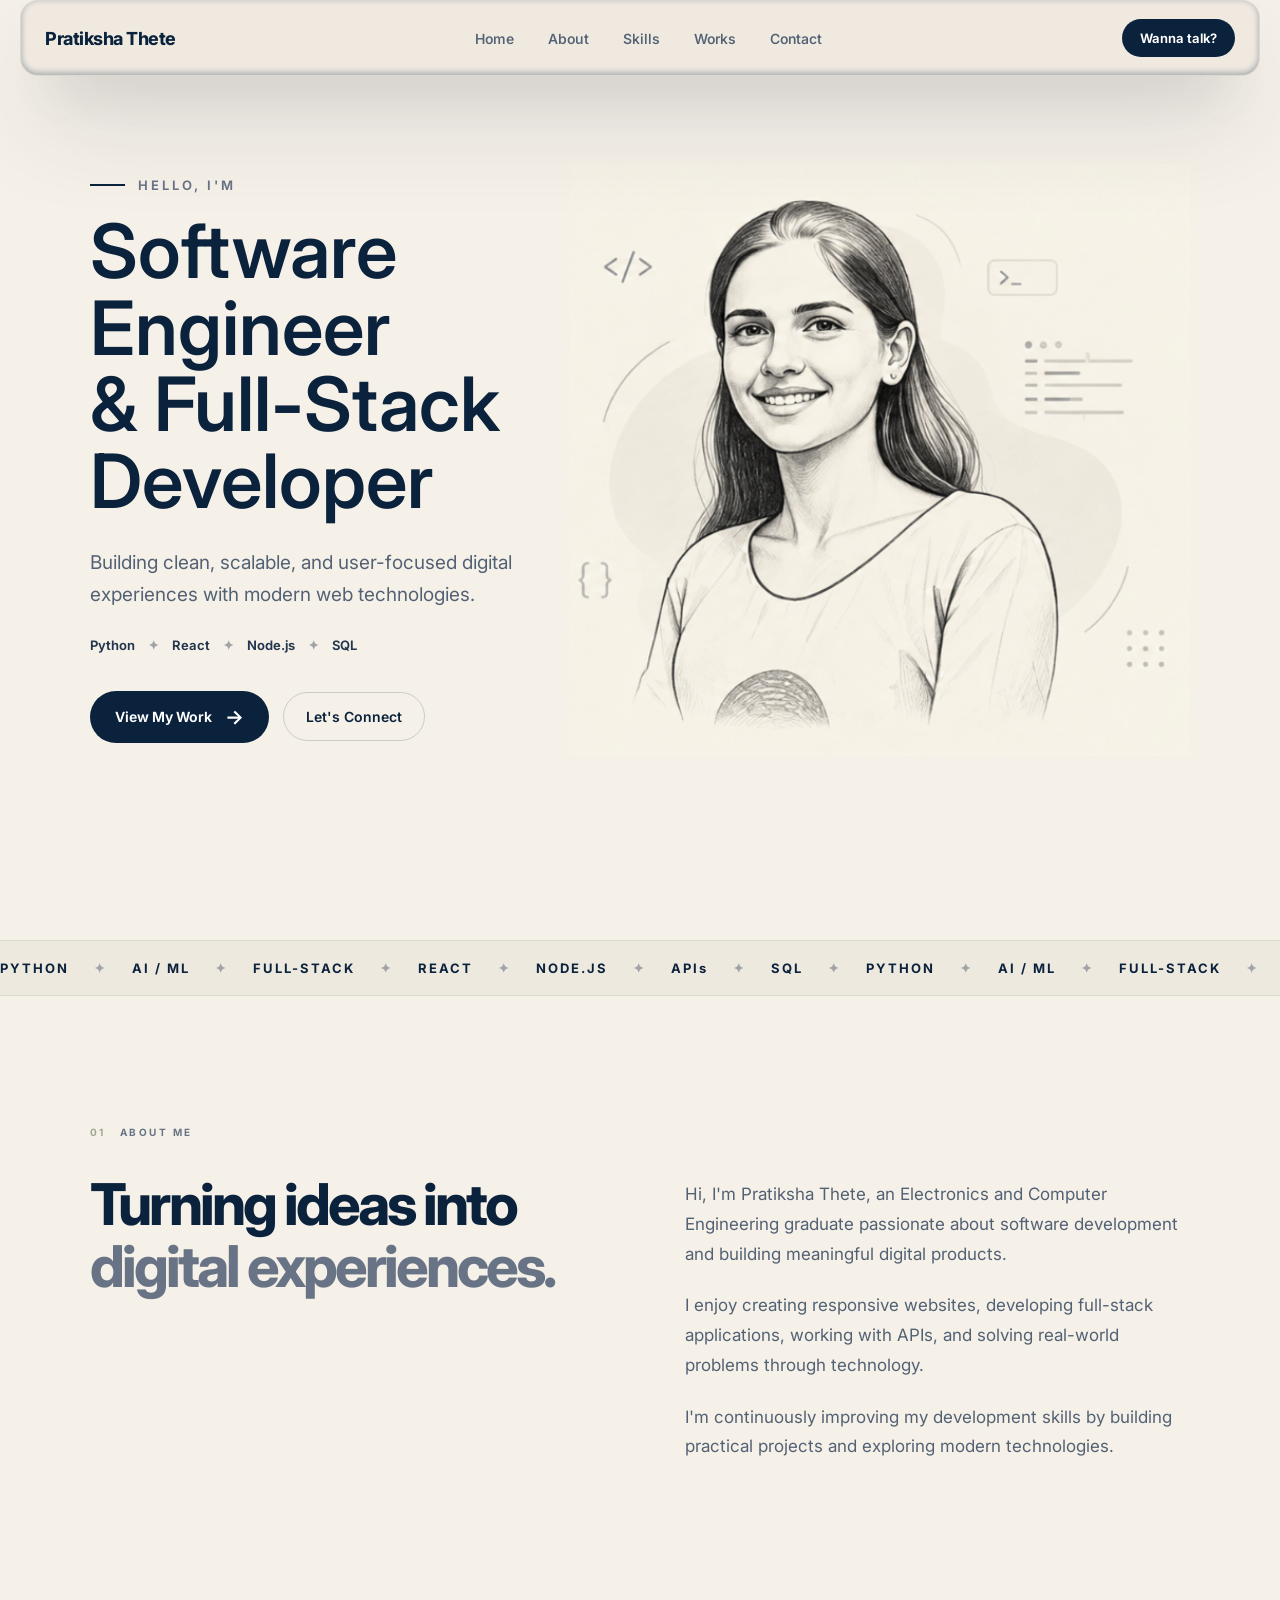
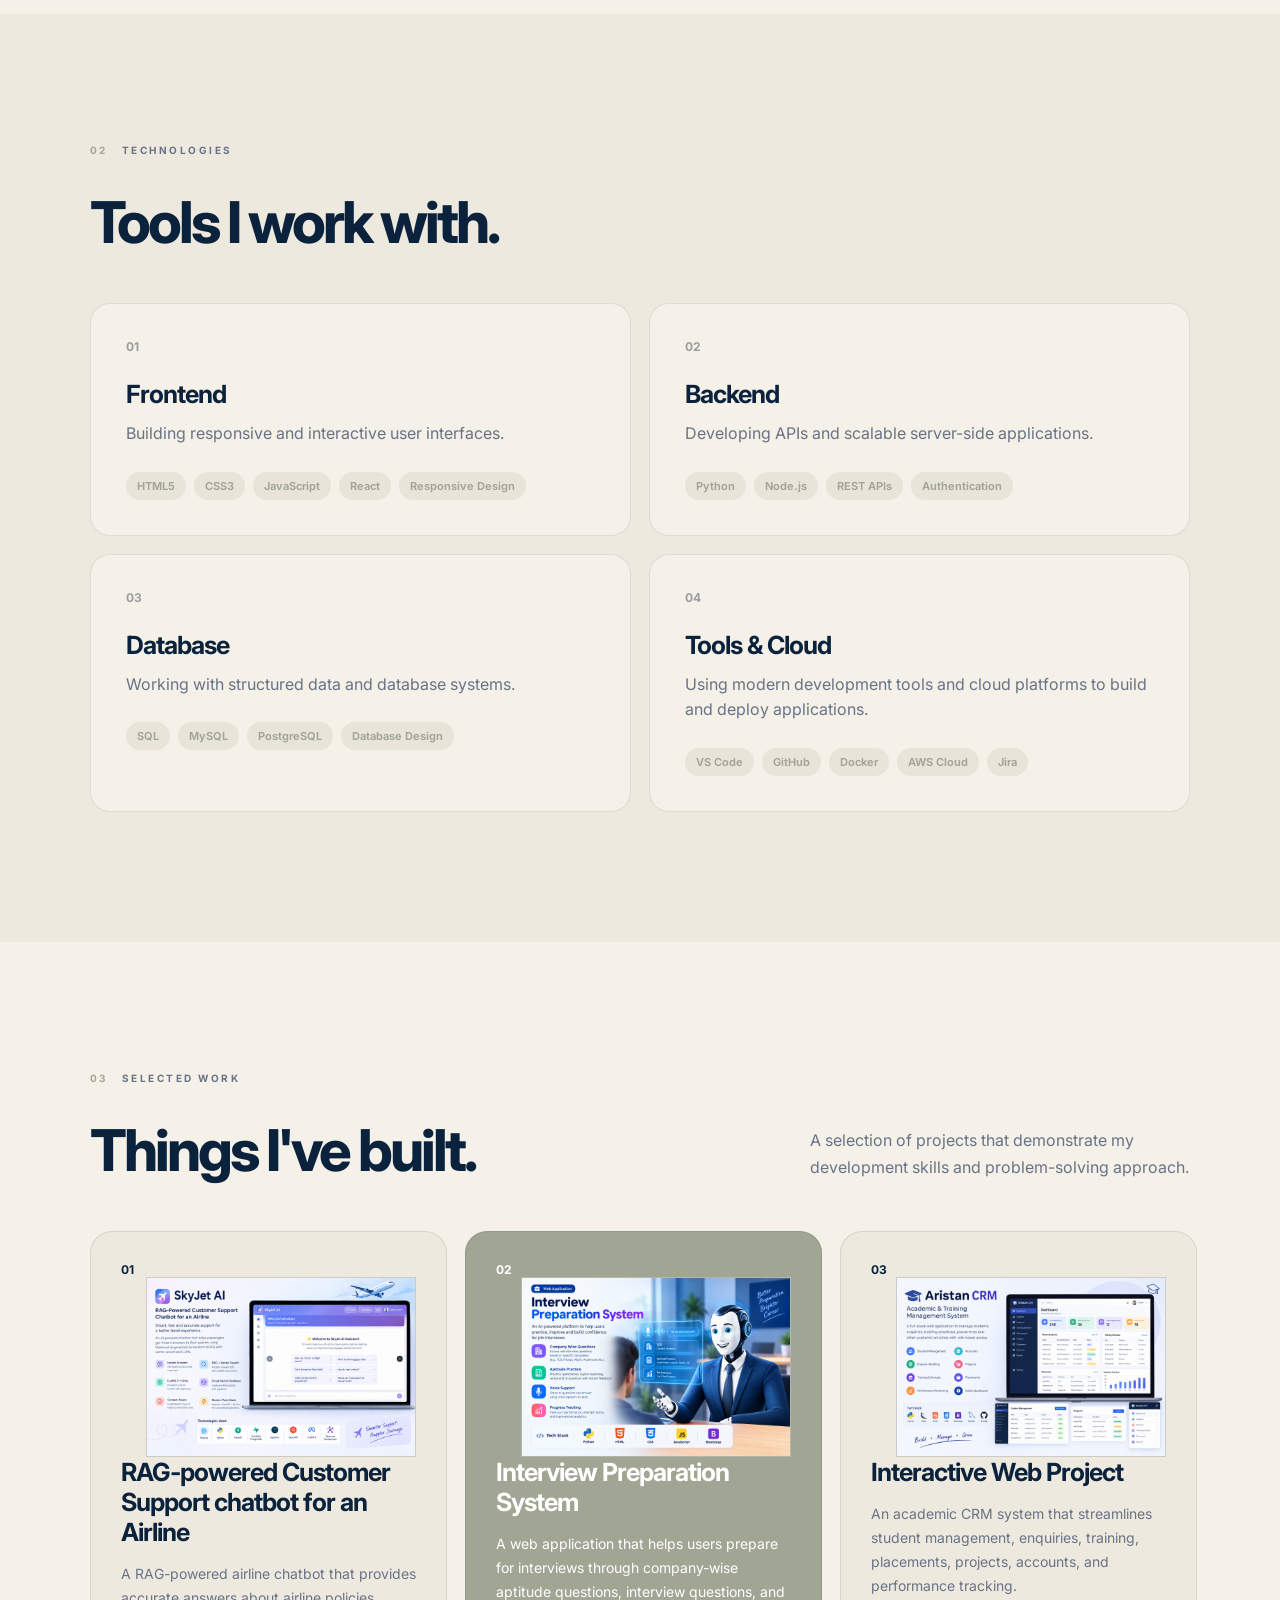
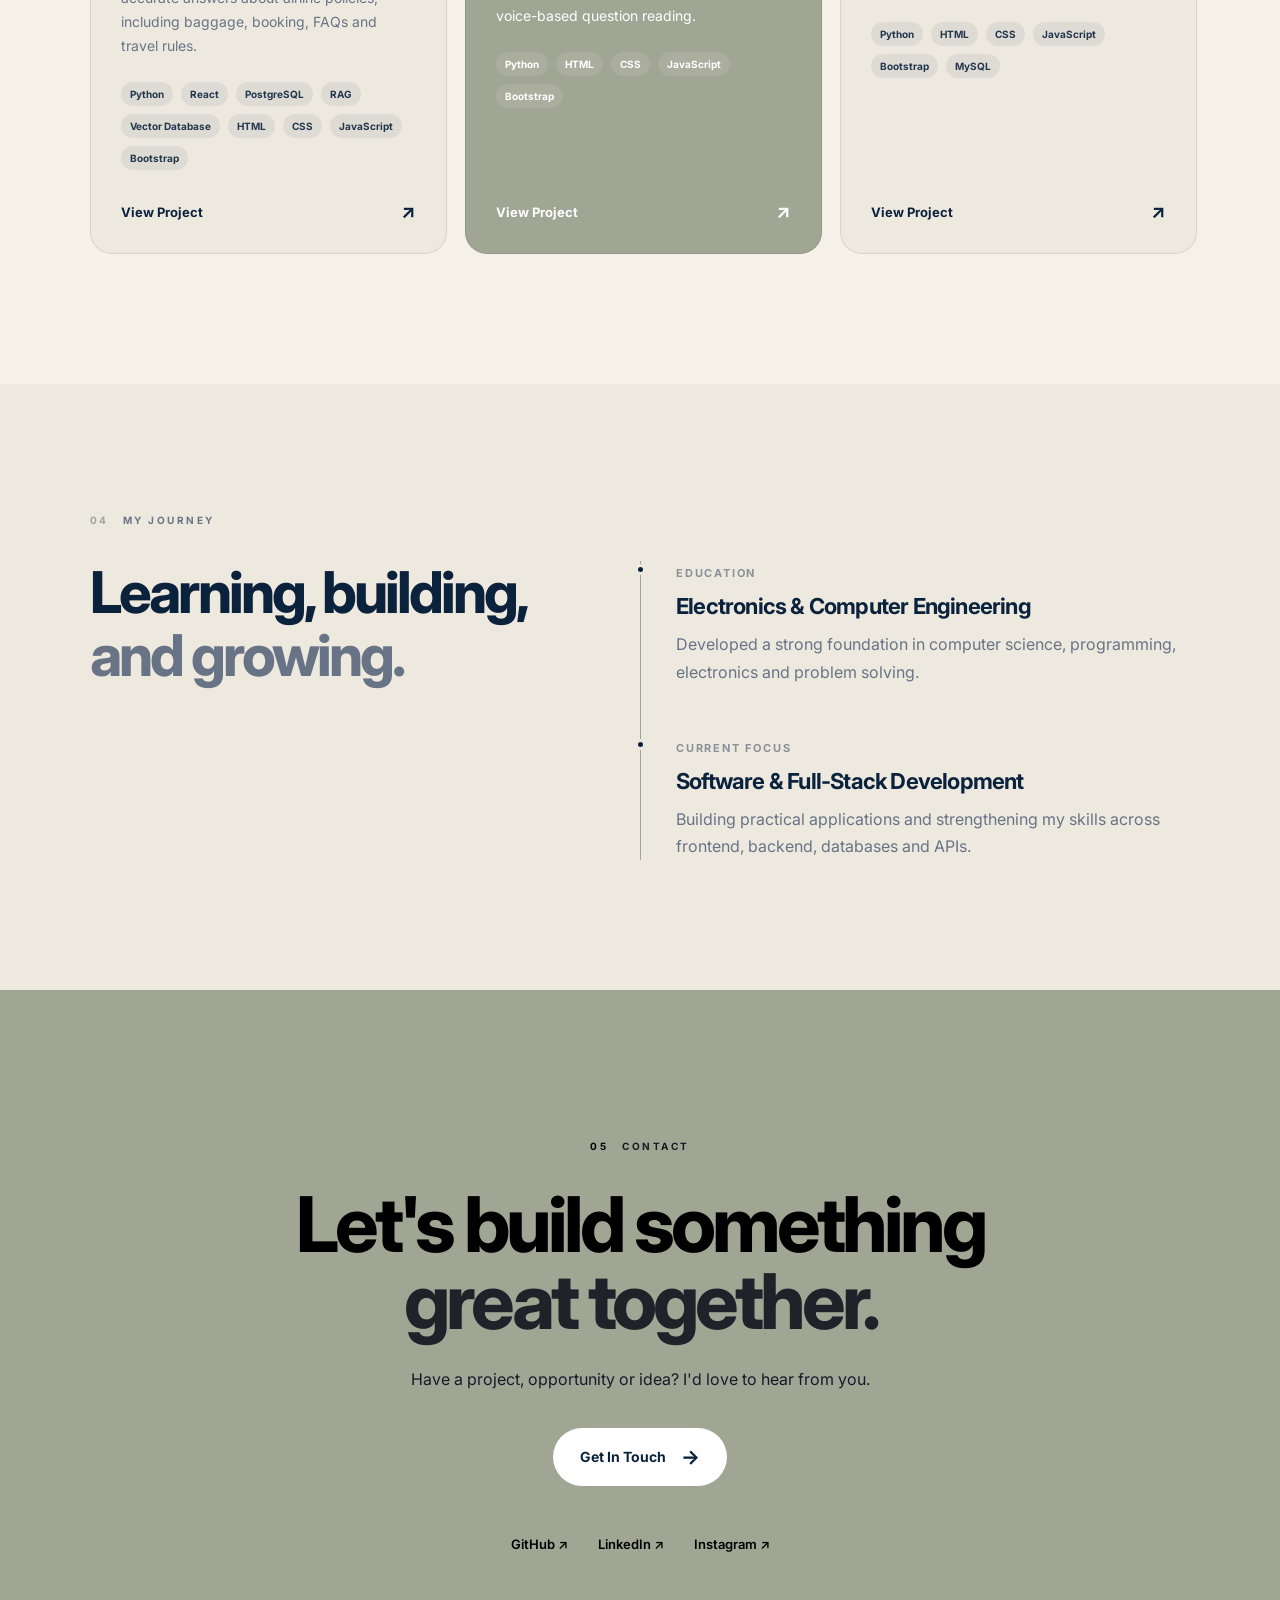
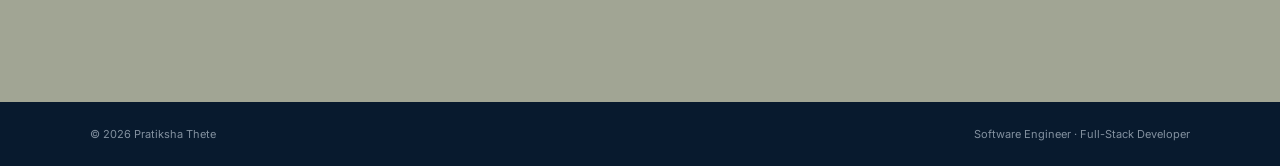
<file: index.html>
<!DOCTYPE html>
<html lang="en">

<head>
  <meta charset="UTF-8">
  <meta name="viewport" content="width=device-width, initial-scale=1.0">

  <meta name="description"
    content="Pratiksha Thete - Software Engineer and Full-Stack Developer building clean, scalable and user-focused digital experiences.">

  <title>Pratiksha Thete | Software Engineer & Full-Stack Developer</title>

  <!-- Google Font -->
  <link rel="preconnect" href="https://fonts.googleapis.com">
  <link rel="preconnect" href="https://fonts.gstatic.com" crossorigin>

  <link href="https://fonts.googleapis.com/css2?family=Inter:wght@100..900&display=swap" rel="stylesheet">

  <!-- CSS -->
  <link rel="stylesheet" href="style.css">
</head>


<body>

  <!-- =====================================================
       NAVBAR
  ====================================================== -->

  <nav class="navbar">

    <a href="#home" class="brand">
      Pratiksha Thete
    </a>

    <ul class="nav-links">
      <li>
        <a href="#home">Home</a>
      </li>

      <li>
        <a href="#about">About</a>
      </li>

      <li>
        <a href="#skills">Skills</a>
      </li>

      <li>
        <a href="#works">Works</a>
      </li>

      <li>
        <a href="#contact">Contact</a>
      </li>
    </ul>

    <a href="#contact" class="talk-btn">
      Wanna talk?
    </a>

  </nav>



  <!-- =====================================================
       HERO SECTION
  ====================================================== -->

  <main>

    <section id="home" class="hero">

      <!-- LEFT SIDE -->

      <div class="hero-content">

        <div class="hero-intro">
          <span class="intro-line"></span>
          <span>HELLO, I'M</span>
        </div>


        <h1>
          Software Engineer
          <span>& Full-Stack Developer</span>
        </h1>


        <p class="hero-text">
          Building clean, scalable, and user-focused digital
          experiences with modern web technologies.
        </p>


        <!-- Developer technologies -->

        <div class="hero-tech">

          <span>Python</span>
          <span class="separator">✦</span>

          <span>React</span>
          <span class="separator">✦</span>

          <span>Node.js</span>
          <span class="separator">✦</span>

          <span>SQL</span>

        </div>


        <!-- Buttons -->

        <div class="hero-buttons">

          <a href="#works" class="cta-btn">
            View My Work
            <span>→</span>
          </a>

          <a href="#contact" class="secondary-btn">
            Let's Connect
          </a>

        </div>

      </div>


      <!-- Portrait -->

      <img class="hero-image" src="./Screenshot 2026-09-10 093909.png" alt=" portrait">

      </div>

    </section>



    <!-- =====================================================
         MARQUEE / TECHNOLOGIES
    ====================================================== -->

    <div class="marquee">

      <div class="marquee-content">

        <span>PYTHON</span>
        <span>✦</span>

        <span>AI / ML</span>
        <span>✦</span>

        <span>FULL-STACK</span>
        <span>✦</span>

        <span>REACT</span>
        <span>✦</span>

        <span>NODE.JS</span>
        <span>✦</span>

        <span>APIs</span>
        <span>✦</span>

        <span>SQL</span>
        <span>✦</span>


        <!-- Duplicate -->

        <span>PYTHON</span>
        <span>✦</span>

        <span>AI / ML</span>
        <span>✦</span>

        <span>FULL-STACK</span>
        <span>✦</span>

        <span>REACT</span>
        <span>✦</span>

        <span>NODE.JS</span>
        <span>✦</span>

        <span>APIs</span>
        <span>✦</span>

        <span>SQL</span>
        <span>✦</span>

      </div>

    </div>



    <!-- =====================================================
         ABOUT SECTION
    ====================================================== -->

    <section id="about" class="about section">

      <div class="section-content">

        <div class="section-label">
          <span>01</span>
          ABOUT ME
        </div>


        <div class="about-grid">

          <div class="about-heading">

            <h2>
              Turning ideas into
              <span>digital experiences.</span>
            </h2>

          </div>


          <div class="about-text">

            <p>
              Hi, I'm Pratiksha Thete, an Electronics and Computer
              Engineering graduate passionate about software
              development and building meaningful digital products.
            </p>

            <p>
              I enjoy creating responsive websites, developing
              full-stack applications, working with APIs, and
              solving real-world problems through technology.
            </p>

            <p>
              I'm continuously improving my development skills by
              building practical projects and exploring modern
              technologies.
            </p>

          </div>

        </div>

      </div>

    </section>



    <!-- =====================================================
         SKILLS SECTION
    ====================================================== -->

    <section id="skills" class="skills section">

  <div class="section-content">

    <div class="section-label">
      <span>02</span>
      TECHNOLOGIES
    </div>

    <h2 class="section-title">
      Tools I work with.
    </h2>

    <div class="skills-grid">

      <!-- Frontend -->
      <div class="skill-card">

        <div class="skill-number">
          01
        </div>

        <h3>Frontend</h3>

        <p>
          Building responsive and interactive user
          interfaces.
        </p>

        <div class="skill-list">
          <span>HTML5</span>
          <span>CSS3</span>
          <span>JavaScript</span>
          <span>React</span>
          <span>Responsive Design</span>
        </div>

      </div>


      <!-- Backend -->
      <div class="skill-card">

        <div class="skill-number">
          02
        </div>

        <h3>Backend</h3>

        <p>
          Developing APIs and scalable server-side
          applications.
        </p>

        <div class="skill-list">
          <span>Python</span>
          <span>Node.js</span>
          <span>REST APIs</span>
          <span>Authentication</span>
        </div>

      </div>


      <!-- Database -->
      <div class="skill-card">

        <div class="skill-number">
          03
        </div>

        <h3>Database</h3>

        <p>
          Working with structured data and database
          systems.
        </p>

        <div class="skill-list">
          <span>SQL</span>
          <span>MySQL</span>
          <span>PostgreSQL</span>
          <span>Database Design</span>
        </div>

      </div>


      <!-- Tools & Cloud -->
      <div class="skill-card">

        <div class="skill-number">
          04
        </div>

        <h3>Tools & Cloud</h3>

        <p>
          Using modern development tools and cloud
          platforms to build and deploy applications.
        </p>

        <div class="skill-list">
          <span>VS Code</span>
          <span>GitHub</span>
          <span>Docker</span>
          <span>AWS Cloud</span>
          <span>Jira</span>
        </div>

      </div>

    </div>

  </div>

</section>



    <!-- =====================================================
         WORKS / PROJECTS
    ====================================================== -->

    <section id="works" class="works section">

      <div class="section-content">

        <div class="section-label">
          <span>03</span>
          SELECTED WORK
        </div>


        <div class="works-heading">

          <h2 class="section-title">
            Things I've built.
          </h2>

          <p>
            A selection of projects that demonstrate my
            development skills and problem-solving approach.
          </p>

        </div>


        <div class="projects">


          <!-- PROJECT 01 -->

          <article class="project-card">

            <div class="project-top">

              <span class="project-number">
                01
              </span>

            </div>


            <div class="project-icon">
              <img src="./RAG Airline.png">
            </div>


            <h3>
              RAG-powered Customer Support chatbot for an Airline
            </h3>


            <p>
              A RAG-powered airline chatbot that provides accurate answers about airline policies, including baggage,
              booking, FAQs and travel rules.
            </p>


            <div class="project-tech">

              <span>Python</span>
              <span>React</span>
              <span>PostgreSQL</span>
              <span>RAG</span>
              <span>Vector Database</span>
              <span>HTML</span>
              <span>CSS</span>
              <span>JavaScript</span>
              <span>Bootstrap</span>


            </div>


            <a href="#" class="project-link">
              View Project
              <span>↗</span>
            </a>

          </article>



          <!-- PROJECT 02 -->

          <article class="project-card featured">

            <div class="project-top">

              <span class="project-number">
                02
              </span>

            </div>


            <div class="project-icon">
              <img src="./interview-prep.png">
            </div>


            <h3>
              Interview Preparation System
            </h3>


            <p>
              A web application that helps users prepare for interviews through company-wise aptitude questions,
              interview questions, and voice-based question reading.
            </p>


            <div class="project-tech">

              <span>Python</span>
              <span>HTML</span>
              <span>CSS</span>
              <span>JavaScript</span>
              <span>Bootstrap</span>

            </div>


            <a href="#" class="project-link">
              View Project
              <span>↗</span>
            </a>

          </article>



          <!-- PROJECT 03 -->

          <article class="project-card">

            <div class="project-top">

              <span class="project-number">
                03
              </span>

            </div>


            <div class="project-icon">
              <img src="./CRM.png">
            </div>


            <h3>
              Interactive Web Project
            </h3>


            <p>
              An academic CRM system that streamlines student management, enquiries, training, placements, projects,
              accounts, and performance tracking.
            </p>


            <div class="project-tech">

              <span>Python</span>
              <span>HTML</span>
              <span>CSS</span>
              <span>JavaScript</span>
              <span>Bootstrap</span>
              <span>MySQL</span>

            </div>


            <a href="#" class="project-link">
              View Project
              <span>↗</span>
            </a>

          </article>


        </div>

      </div>

    </section>



    <!-- =====================================================
         EXPERIENCE / EDUCATION
    ====================================================== -->

    <section class="journey section">

      <div class="section-content">

        <div class="section-label">
          <span>04</span>
          MY JOURNEY
        </div>


        <div class="journey-grid">

          <div>

            <h2 class="section-title">
              Learning, building,
              <span>and growing.</span>
            </h2>

          </div>


          <div class="timeline">


            <div class="timeline-item">

              <div class="timeline-dot"></div>

              <div>

                <span class="timeline-date">
                  EDUCATION
                </span>

                <h3>
                  Electronics & Computer Engineering
                </h3>

                <p>
                  Developed a strong foundation in computer
                  science, programming, electronics and
                  problem solving.
                </p>

              </div>

            </div>


            <div class="timeline-item">

              <div class="timeline-dot"></div>

              <div>

                <span class="timeline-date">
                  CURRENT FOCUS
                </span>

                <h3>
                  Software & Full-Stack Development
                </h3>

                <p>
                  Building practical applications and
                  strengthening my skills across frontend,
                  backend, databases and APIs.
                </p>

              </div>

            </div>


          </div>

        </div>

      </div>

    </section>



    <!-- =====================================================
         CONTACT
    ====================================================== -->

    <section id="contact" class="contact section">

      <div class="contact-inner">

        <div class="section-label">
          <span>05</span>
          CONTACT
        </div>


        <h2>
          Let's build something
          <span>great together.</span>
        </h2>


        <p>
          Have a project, opportunity or idea?
          I'd love to hear from you.
        </p>


        <a href="mailto:pratikshathete7@gmail.com" class="contact-btn">
          Get In Touch
          <span>→</span>
        </a>


        <div class="social-links">

          <a href="https://github.com/Pratiksha-Thete" target="_blank">
            GitHub ↗
          </a>

          <a href="https://www.linkedin.com/in/pratiksha-thete-24a4312aa/" target="_blank">
            LinkedIn ↗
          </a>

          <a href="https://www.instagram.com/pratiksha_2664?utm_source=qr&igsh=eThrODY0MXR6OGFu">
            Instagram ↗
          </a>

        </div>

      </div>

    </section>

  </main>



  <!-- =====================================================
       FOOTER
  ====================================================== -->

  <footer class="footer">

    <div class="footer-left">
      © 2026 Pratiksha Thete
    </div>

    <div class="footer-right">
      Software Engineer · Full-Stack Developer
    </div>

  </footer>


</body>

</html>
</file>
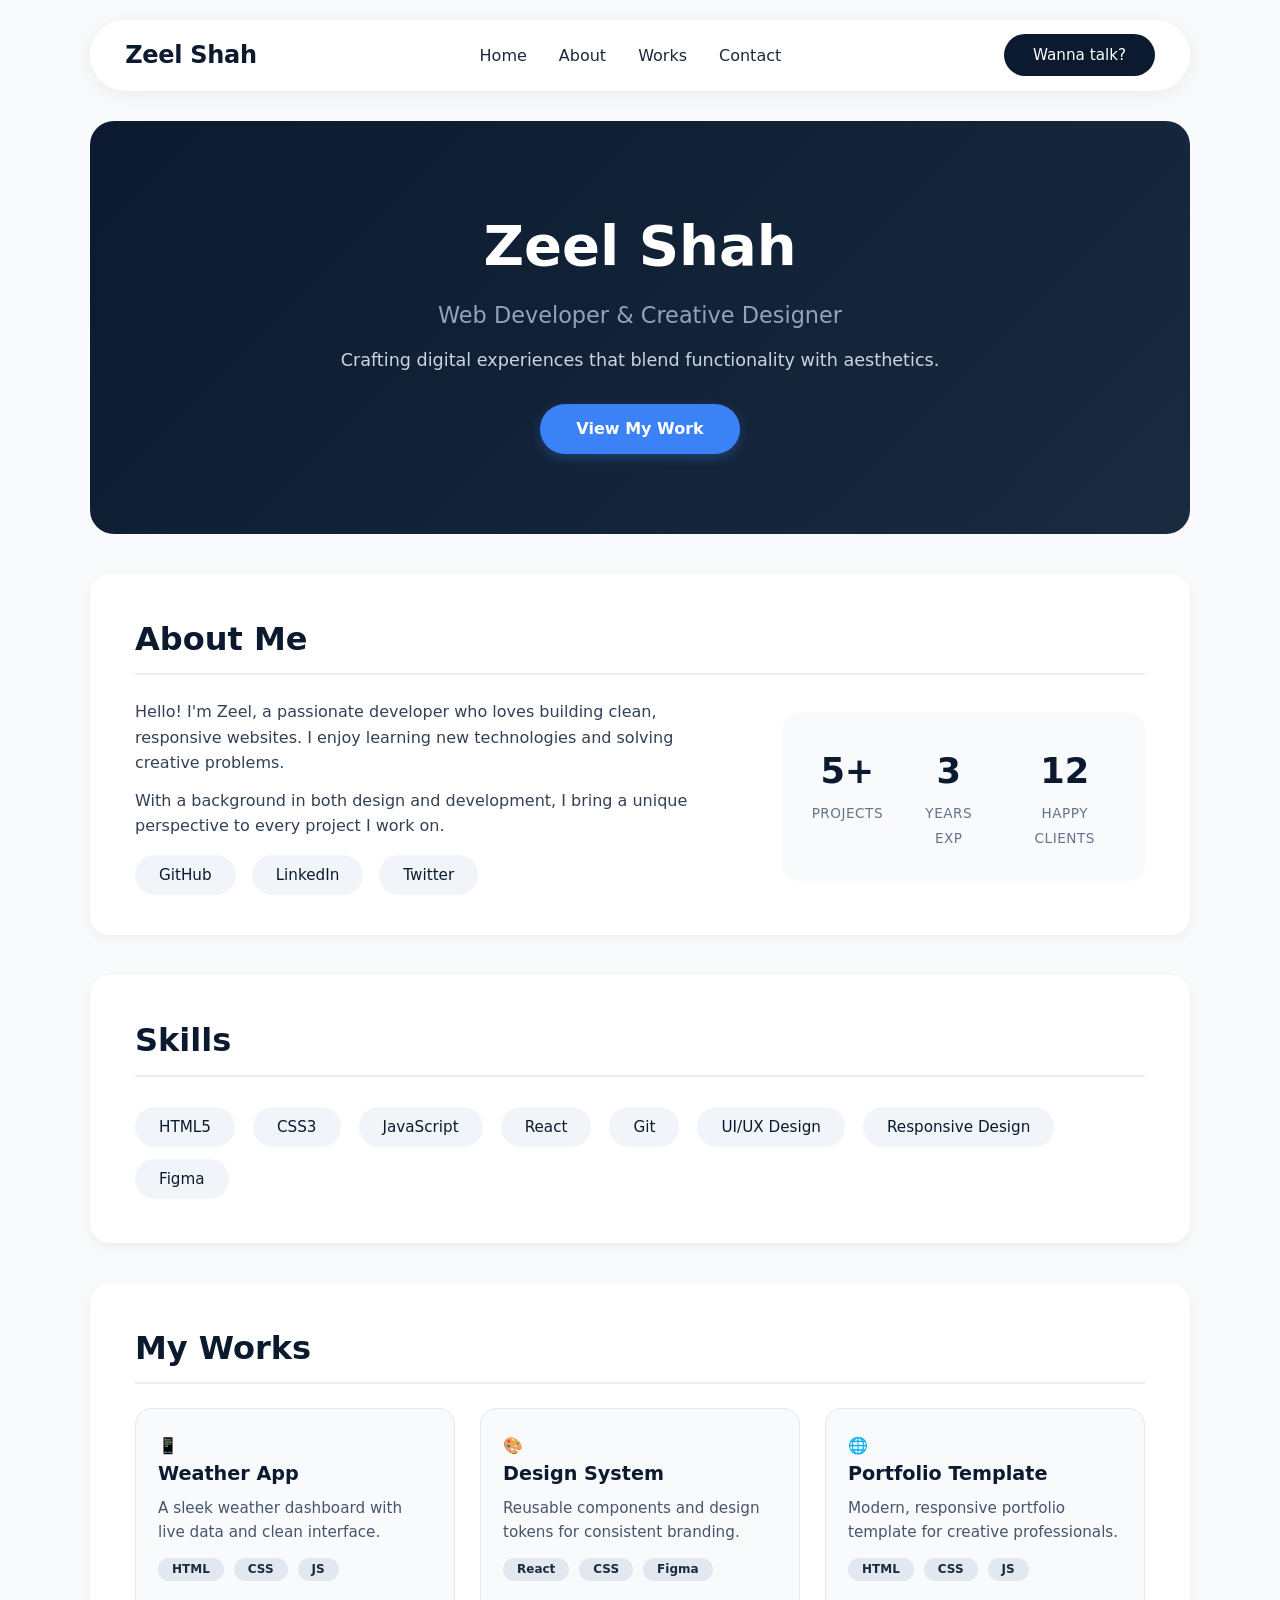
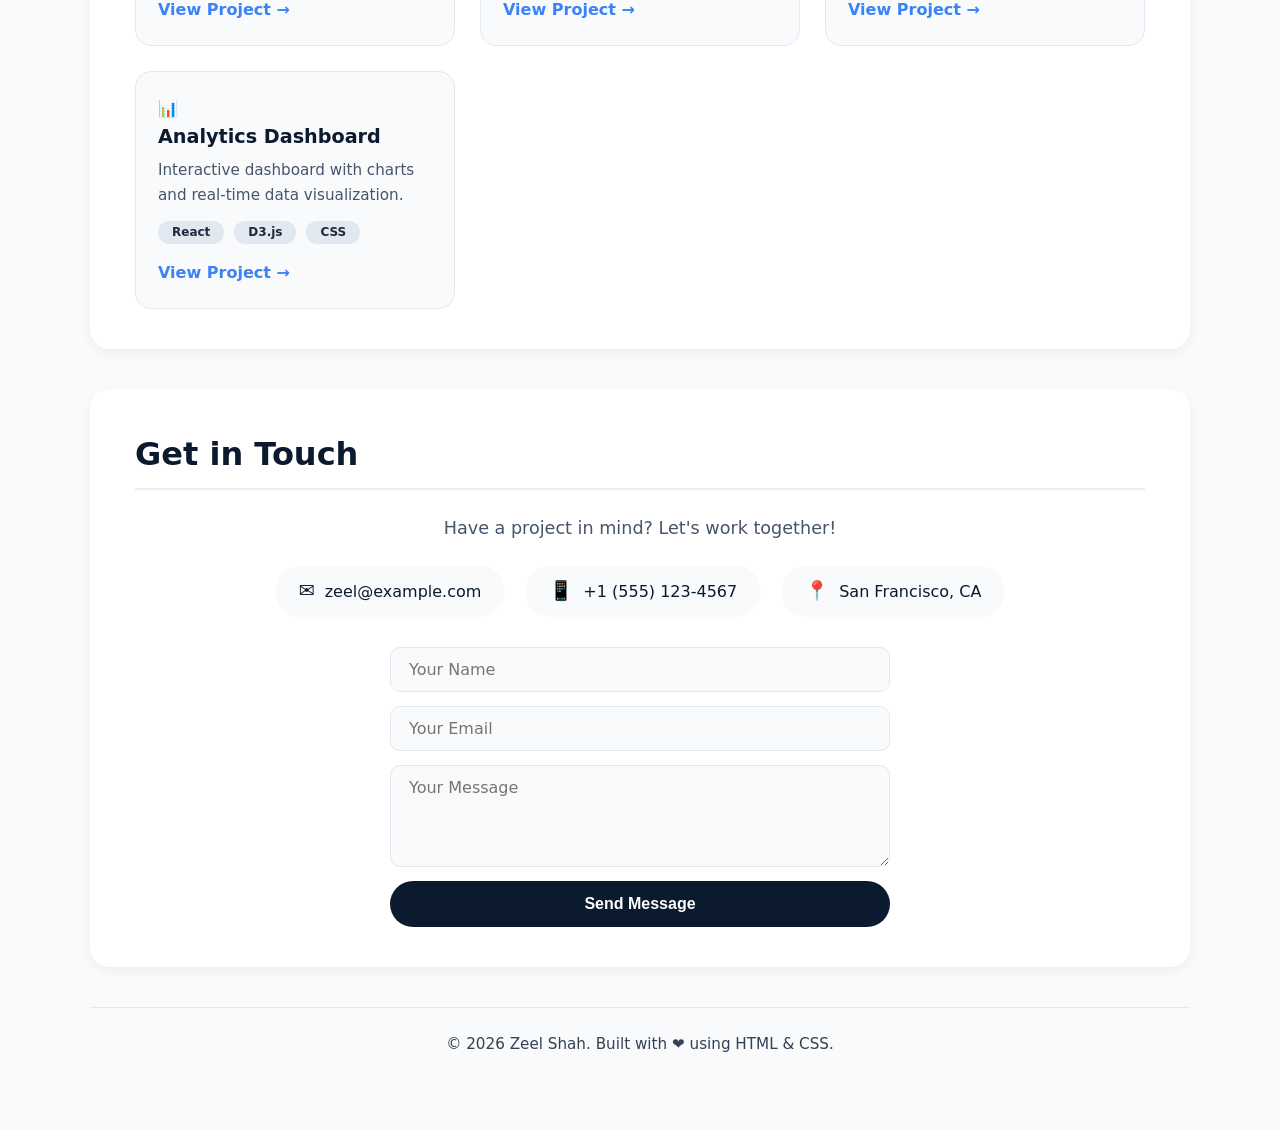
<file: website.html>
<!DOCTYPE html>
<html lang="en">
<head>
  <meta charset="UTF-8" />
  <meta name="viewport" content="width=device-width, initial-scale=1.0" />
  <title>Zeel Shah · Interactive Portfolio</title>
  <link rel="stylesheet" href="styles.css" />
</head>
<body>

  <!-- ====== NAVBAR ====== -->
  <nav class="navbar">
    <a href="#" class="brand">Zeel Shah</a>
    <ul class="nav-links">
      <li><a href="#home">Home</a></li>
      <li><a href="#about">About</a></li>
      <li><a href="#works">Works</a></li>
      <li><a href="#contact">Contact</a></li>
    </ul>
    <a href="#contact" class="talk-btn">Wanna talk?</a>
  </nav>

  <!-- ====== HERO SECTION ====== -->
  <section id="home" class="hero">
    <div class="hero-content">
      <h1>Zeel Shah</h1>
      <p class="subtitle">Web Developer &amp; Creative Designer</p>
      <p class="hero-text">Crafting digital experiences that blend functionality with aesthetics.</p>
      <a href="#works" class="cta-btn">View My Work</a>
    </div>
  </section>

  <!-- ====== ABOUT ====== -->
  <section id="about" class="container">
    <h2>About Me</h2>
    <div class="about-content">
      <div class="about-text">
        <p>Hello! I'm Zeel, a passionate developer who loves building clean, responsive websites. I enjoy learning new technologies and solving creative problems.</p>
        <p>With a background in both design and development, I bring a unique perspective to every project I work on.</p>
        <div class="social-links">
          <a href="#" class="social-icon">GitHub</a>
          <a href="#" class="social-icon">LinkedIn</a>
          <a href="#" class="social-icon">Twitter</a>
        </div>
      </div>
      <div class="about-stats">
        <div class="stat">
          <span class="stat-number">5+</span>
          <span class="stat-label">Projects</span>
        </div>
        <div class="stat">
          <span class="stat-number">3</span>
          <span class="stat-label">Years Exp</span>
        </div>
        <div class="stat">
          <span class="stat-number">12</span>
          <span class="stat-label">Happy Clients</span>
        </div>
      </div>
    </div>
  </section>

  <!-- ====== SKILLS ====== -->
  <section class="container">
    <h2>Skills</h2>
    <ul class="skills-list">
      <li>HTML5</li>
      <li>CSS3</li>
      <li>JavaScript</li>
      <li>React</li>
      <li>Git</li>
      <li>UI/UX Design</li>
      <li>Responsive Design</li>
      <li>Figma</li>
    </ul>
  </section>

  <!-- ====== WORKS / PROJECTS ====== -->
  <section id="works" class="container">
    <h2>My Works</h2>
    <div class="project-grid">
      <div class="project-card">
        <div class="project-image">📱</div>
        <h3>Weather App</h3>
        <p>A sleek weather dashboard with live data and clean interface.</p>
        <div class="project-tags">
          <span>HTML</span>
          <span>CSS</span>
          <span>JS</span>
        </div>
        <a href="#" class="project-link">View Project →</a>
      </div>
      <div class="project-card">
        <div class="project-image">🎨</div>
        <h3>Design System</h3>
        <p>Reusable components and design tokens for consistent branding.</p>
        <div class="project-tags">
          <span>React</span>
          <span>CSS</span>
          <span>Figma</span>
        </div>
        <a href="#" class="project-link">View Project →</a>
      </div>
      <div class="project-card">
        <div class="project-image">🌐</div>
        <h3>Portfolio Template</h3>
        <p>Modern, responsive portfolio template for creative professionals.</p>
        <div class="project-tags">
          <span>HTML</span>
          <span>CSS</span>
          <span>JS</span>
        </div>
        <a href="#" class="project-link">View Project →</a>
      </div>
      <div class="project-card">
        <div class="project-image">📊</div>
        <h3>Analytics Dashboard</h3>
        <p>Interactive dashboard with charts and real-time data visualization.</p>
        <div class="project-tags">
          <span>React</span>
          <span>D3.js</span>
          <span>CSS</span>
        </div>
        <a href="#" class="project-link">View Project →</a>
      </div>
    </div>
  </section>

  <!-- ====== CONTACT ====== -->
  <section id="contact" class="container contact-section">
    <h2>Get in Touch</h2>
    <div class="contact-content">
      <p>Have a project in mind? Let's work together!</p>
      <div class="contact-info">
        <div class="contact-item">
          <span class="contact-icon">✉️</span>
          <span>zeel@example.com</span>
        </div>
        <div class="contact-item">
          <span class="contact-icon">📱</span>
          <span>+1 (555) 123-4567</span>
        </div>
        <div class="contact-item">
          <span class="contact-icon">📍</span>
          <span>San Francisco, CA</span>
        </div>
      </div>
      <form class="contact-form">
        <input type="text" placeholder="Your Name" required />
        <input type="email" placeholder="Your Email" required />
        <textarea placeholder="Your Message" rows="4" required></textarea>
        <button type="submit" class="submit-btn">Send Message</button>
      </form>
    </div>
  </section>

  <!-- ====== FOOTER ====== -->
  <footer>
    <p>&copy; 2026 Zeel Shah. Built with ❤️ using HTML &amp; CSS.</p>
  </footer>

</body>
</html>
</file>
<file: style.css>
/* =========================================================
   GLOBAL
========================================================= */

* {
  margin: 0;
  padding: 0;
  box-sizing: border-box;
}

html {
  scroll-behavior: smooth;
}

body {
  font-family: "Inter", sans-serif;
  background: #f5f1e8;
  color: #0b223d;
  overflow-x: hidden;
}

a {
  text-decoration: none;
  color: inherit;
}

img {
  max-width: 100%;
}

::selection {
  background: #0b223d;
  color: #ffffff;
}



/* =========================================================
   NAVBAR
========================================================= */

.navbar {
  max-width: 1400px;

  width: min(1400px, calc(100% - 40px));

  padding: 18px 24px;

  display: flex;

  align-items: center;

  justify-content: space-between;

  background: rgba(238, 233, 223, 0.92);

  border: 1px solid rgba(11, 34, 61, 0.08);

  border-radius: 18px;

  box-shadow:
    rgba(50, 50, 93, 0.25) 0px 50px 100px -20px,
    rgba(0, 0, 0, 0.3) 0px 30px 60px -30px,
    rgba(10, 37, 64, 0.35) 0px -2px 6px 0px inset;

  position: fixed;

  top: 0px;

  left: 50%;

  transform: translateX(-50%);

  z-index: 1000;

}

.brand {
  font-size: 18px;
  font-weight: 750;
  letter-spacing: -0.5px;
}

.nav-links {
  display: flex;
  align-items: center;
  gap: 34px;

  list-style: none;
}

.nav-links a {
  color: #536174;

  font-size: 14px;
  font-weight: 550;

  transition: 0.25s ease;
}

.talk-btn {
  padding: 11px 18px;

  border-radius: 50px;

  background: #0b223d;
  color: white;

  font-size: 13px;
  font-weight: 650;

  transition: 0.3s ease;
}



/* =========================================================
   HERO
========================================================= */

.hero {
  min-height: calc(100vh - 100px);

  max-width: 1400px;

  margin:70px auto;

  padding: 60px 7% 80px;

  display: flex;

  align-items: center;

  justify-content: space-between;

  gap: 50px;
}

.hero-content {
  flex: 1;

  max-width: 700px;

  animation: heroText 0.8s ease forwards;
}

.hero-intro {
  display: flex;

  align-items: center;

  gap: 13px;

  margin-bottom: 20px;

  color: #687386;

  font-size: 13px;

  font-weight: 650;

  letter-spacing: 3px;
}

.intro-line {
 
  width: 35px;
  height: 2px;

  background: #0b223d;
}

.hero h1 {
  margin: 0;

  color: #0b223d;

  font-size:75px;

  line-height: 1.02;

  font-weight: 580;
}

.hero h1 span {
  display: block;
}

.hero-text {
  max-width: 500px;

  margin-top: 28px;

  color: #536174;

  font-size: 19px;

  line-height: 1.65;
}

.hero-tech {
  display: flex;

  align-items: center;

  flex-wrap: wrap;

  gap: 13px;

  margin-top: 27px;

  color: #23364d;

  font-size: 13px;

  font-weight: 650;
}

.hero-tech .separator {
  color: #a2a5a8;
}

.hero-buttons {
  display: flex;

  align-items: center;

  gap: 14px;

  margin-top: 38px;
}

.cta-btn {
  display: inline-flex;

  align-items: center;

  gap: 13px;

  padding: 16px 25px;

  border-radius: 50px;

  background: #0b223d;

  color: white;

  font-size: 14px;

  font-weight: 650;

  transition: 0.3s ease;
}

.cta-btn span {
  font-size: 20px;
  line-height: 1;
}

.cta-btn:hover {
  transform: translateY(-3px);

  box-shadow:
    0 14px 28px rgba(11, 34, 61, 0.18);
}

.secondary-btn {
  display: inline-flex;

  align-items: center;

  padding: 15px 22px;

  border: 1px solid rgba(11, 34, 61, 0.18);

  border-radius: 50px;

  color: #0b223d;

  font-size: 14px;

  font-weight: 600;

  transition: 0.3s ease;
}

.secondary-btn:hover {
  background: #0b223d;
  color: white;
}



/* =========================================================
   HERO VISUAL
========================================================= */

.hero-image {
  position: relative;

  width: min(100%, 620px);

  display: block;

  object-fit: contain;

  filter: contrast(1.02);

  animation: heroImage 1s ease forwards;
}



/* Code decorations */

.code-symbol,
.terminal-symbol {
  position: absolute;

  z-index: 4;

  font-family: monospace;

  color: #7f858c;

  opacity: 0.7;
}

.code-one {
  top: 17%;
  left: 5%;

  font-size: 36px;

  transform: rotate(-8deg);
}

.code-two {
  bottom: 18%;
  left: 2%;

  font-size: 38px;

  transform: rotate(8deg);
}

.terminal-symbol {
  top: 19%;
  right: 4%;

  padding: 9px 14px;

  border: 1px solid #d7d3ca;

  border-radius: 9px;

  background: rgba(245, 241, 232, 0.55);

  font-size: 17px;

  transform: rotate(5deg);
}



/* Dot pattern */

.dot-pattern {
  position: absolute;

  right: 4%;
  bottom: 13%;

  display: grid;

  grid-template-columns: repeat(3, 6px);

  gap: 9px;

  opacity: 0.4;
}

.dot-pattern span {
  width: 4px;
  height: 4px;

  border-radius: 50%;

  background: #536174;
}



/* =========================================================
   MARQUEE
========================================================= */

.marquee {
  width: 100%;

  overflow: hidden;

  padding: 19px 0;

  border-top: 1px solid rgba(11, 34, 61, 0.08);

  border-bottom: 1px solid rgba(11, 34, 61, 0.08);

  background: #eee9df;
}

.marquee-content {
  width: max-content;

  display: flex;

  align-items: center;

  gap: 25px;

  color: #0b223d;

  font-size: 13px;

  font-weight: 700;

  letter-spacing: 2px;

  animation: marquee 28s linear infinite;
}

.marquee-content span:nth-child(even) {
  color: #a0a3a7;
}



/* =========================================================
   GENERAL SECTIONS
========================================================= */

.section {
  padding: 130px 7%;
}

.section-content {
  max-width: 1200px;

  margin: 0 auto;
}

.section-label {
  display: flex;

  align-items: center;

  gap: 14px;

  margin-bottom: 35px;

  color: #687386;

  font-size: 10px;

  font-weight: 700;

  letter-spacing: 2.5px;
}

.section-label span {
  color: #A1A594;
}



/* =========================================================
   ABOUT
========================================================= */

.about {
  background: #f5f1e8;
}

.about-grid {
  display: grid;

  grid-template-columns: 1fr 1fr;

  gap: 90px;

  align-items: start;
}

.about-heading h2 {
  font-size: clamp(40px, 4.5vw, 64px);

  line-height: 1.08;

  letter-spacing: -3px;

  font-weight: 750;
}

.about-heading h2 span {
  color: #687386;
}

.about-text {
  padding-top: 7px;
}

.about-text p {
  margin-bottom: 22px;

  color: #536174;

  font-size: 17px;

  line-height: 1.75;
}



/* =========================================================
   SKILLS
========================================================= */

.skills {
  background: #eee9df;
}

.section-title {
  max-width: 700px;

  margin-bottom: 50px;

  font-size: clamp(40px, 4.5vw, 62px);

  line-height: 1.08;

  letter-spacing: -3px;

  font-weight: 750;
}

.skills-grid {
  display: grid;

  grid-template-columns: repeat(2, 1fr);

  gap: 18px;
}

.skill-card {
  padding: 35px;

  border: 1px solid rgba(11, 34, 61, 0.1);

  border-radius: 20px;

  background: #f5f1e8;

  transition: 0.3s ease;
}

.skill-card:hover {
  transform: translateY(-5px);

  border-color: #A1A594;

  box-shadow: 0 18px 35px rgba(11, 34, 61, 0.06);
}

.skill-number {
  margin-bottom: 25px;

  color: #9a9da1;

  font-size: 12px;

  font-weight: 700;
}

.skill-card h3 {
  margin-bottom: 12px;

  font-size: 25px;

  letter-spacing: -1px;
}

.skill-card p {
  margin-bottom: 25px;

  color: #687386;

  line-height: 1.6;
}

.skill-list {
  display: flex;

  flex-wrap: wrap;

  gap: 8px;
}

.skill-list span {
  padding: 7px 11px;

  border-radius: 50px;

  background: #e9e4da;

  color: #A1A594;

  font-size: 11px;

  font-weight: 650;
}



/* =========================================================
   WORKS
========================================================= */

.works {
  background: #f5f1e8;
}

.works-heading {
  display: flex;

  align-items: flex-end;

  justify-content: space-between;

  gap: 40px;
}

.works-heading p {
  max-width: 380px;

  margin-bottom: 50px;

  color: #687386;

  line-height: 1.7;
}

.projects {
  display: grid;

  grid-template-columns: repeat(3, 1fr);

  gap: 18px;
}

.project-card {
  min-height: 480px;

  padding: 30px;

  display: flex;

  flex-direction: column;

  border: 1px solid rgba(11, 34, 61, 0.1);

  border-radius: 22px;

  background: #eee9df;

  transition: 0.3s ease;
}

.project-card:hover {
  transform: translateY(-7px);

  box-shadow: 0 20px 40px rgba(11, 34, 61, 0.08);
}

.project-card.featured {
  background: #A1A594;

  color: white;
}

.project-top {
  display: flex;

  justify-content: space-between;

  align-items: center;
}

.project-number {
  font-size: 12px;

  font-weight: 700;
}


.project-icon {
  width: 270px;
  height: 180px;

 margin-left: 25px;

  display: flex;

  align-items: center;

  justify-content: center;

  border: 1px solid rgba(11, 34, 61, 0.15);

  color: #0b223d;

  font-family: monospace;

  font-size: 22px;

  font-weight: 700;
} 

.featured .project-icon {
  border-color: rgba(255, 255, 255, 0.2);

  color: white;
}
.project-icon > img{
  width:100%;
  
}

.project-card h3 {
  margin-bottom: 15px;

  font-size: 25px;

  letter-spacing: -1px;
}

.project-card p {
  color: #687386;

  font-size: 14px;

  line-height: 1.7;
}

.featured p {
  color: white;
}

.project-tech {
  display: flex;

  flex-wrap: wrap;

  gap: 8px;

  margin-top: 25px;
}

.project-tech span {
  padding: 6px 9px;

  border-radius: 50px;

  background: rgba(11, 34, 61, 0.07);

  color: #23364d;

  font-size: 10px;

  font-weight: 700;
}

.featured .project-tech span {
  background: rgba(255, 255, 255, 0.1);

  color: white;
}

.project-link {
  display: flex;

  align-items: center;

  justify-content: space-between;

  margin-top: auto;

  padding-top: 30px;

  color: #0b223d;

  font-size: 13px;

  font-weight: 700;
}

.featured .project-link {
  color: white;
}

.project-link span {
  font-size: 19px;
}



/* =========================================================
   JOURNEY
========================================================= */

.journey {
  background: #eee9df;
}

.journey-grid {
  display: grid;

  grid-template-columns: 0.9fr 1.1fr;

  gap: 100px;
}

.journey-grid .section-title span {
  color: #687386;
}

.timeline {
  border-left: 1px solid #A1A594;

  padding-left: 35px;
}

.timeline-item {
  position: relative;

  padding-bottom: 50px;
}

.timeline-item:last-child {
  padding-bottom: 0;
}

.timeline-dot {
  position: absolute;

  left: -41px;

  top: 3px;

  width: 11px;
  height: 11px;

  border-radius: 50%;

  background: #0b223d;

  border: 3px solid #eee9df;
}

.timeline-date {
  color: #8b9199;

  font-size: 11px;

  font-weight: 700;

  letter-spacing: 1.8px;
}

.timeline-item h3 {
  margin: 12px 0;

  font-size: 22px;

  letter-spacing: -0.8px;
}

.timeline-item p {
  max-width: 550px;

  color: #687386;

  line-height: 1.7;
}



/* =========================================================
   CONTACT
========================================================= */

.contact {
  padding: 150px 7%;

  background: #A1A594;

  color: black;

  text-align: center;
}

.contact-inner {
  max-width: 900px;

  margin: 0 auto;
}

.contact .section-label {
  justify-content: center;

  color: rgb(27, 27, 35);
}

.contact .section-label span {
  color: black;
}

.contact h2 {
  margin-bottom: 25px;

  font-size: clamp(48px, 6vw, 80px);

  line-height: 1;

  letter-spacing: -4px;

  font-weight: 750;
}

.contact h2 span {
  display: block;

  color: rgb(33, 33, 42);
}

.contact p {
  max-width: 500px;

  margin: 0 auto 35px;

  color: rgb(25, 25, 42);

  line-height: 1.7;
}

.contact-btn {
  display: inline-flex;

  align-items: center;

  gap: 15px;

  padding: 17px 27px;

  border-radius: 50px;

  background: white;

  color: #0b223d;

  font-size: 14px;

  font-weight: 700;

  transition: 0.3s ease;
}

.contact-btn:hover {
  transform: translateY(-3px);

  box-shadow: 0 15px 30px rgba(0, 0, 0, 0.2);
}

.contact-btn span {
  font-size: 20px;
}

.social-links {
  display: flex;

  justify-content: center;

  gap: 30px;

  margin-top: 50px;
}

.social-links a {
  color: black;

  font-size: 13px;

  font-weight: 600;

  transition: 0.25s ease;
}

.social-links a:hover {
  color: white;
}



/* =========================================================
   FOOTER
========================================================= */

.footer {
  padding: 25px 7%;

  display: flex;

  align-items: center;

  justify-content: space-between;

  background: #081a2e;

  color: #82909f;

  font-size: 11px;
}

.footer-right {
  text-align: right;
}




@keyframes marquee {
  from {
    transform: translateX(0);
  }

  to {
    transform: translateX(-50%);
  }
}


/* =========================================================
   TABLET
========================================================= */

@media (max-width: 1000px) {

  .navbar {
    width: calc(100% - 30px);
  }

  .nav-links {
    gap: 20px;
  }

  .hero {
    padding-left: 5%;
    padding-right: 5%;
  }

  .hero-visual {
    flex-basis: 45%;
  }

  .projects {
    grid-template-columns: 1fr 1fr;
  }

  .project-card:last-child {
    grid-column: span 2;
  }

}



/* =========================================================
   MOBILE
========================================================= */

@media (max-width: 760px) {

  .navbar {
    width: calc(100% - 24px);

    padding: 15px 17px;

    border-radius: 15px;
  }

  .nav-links {
    display: none;
  }

  .brand {
    font-size: 16px;
  }

  .talk-btn {
    padding: 10px 14px;

    font-size: 11px;
  }


  /* Hero */

  .hero {
    min-height: auto;

    padding: 55px 20px 70px;

    flex-direction: column;

    text-align: center;
  }

  .hero-content {
    max-width: 650px;
  }

  .hero-intro {
    justify-content: center;

    font-size: 11px;

    letter-spacing: 2.5px;
  }

  .hero h1 {
    font-size: clamp(42px, 10vw, 58px);

    letter-spacing: -2.5px;
  }

  .hero-text {
    margin-left: auto;
    margin-right: auto;

    font-size: 16px;
  }

  .hero-tech {
    justify-content: center;

    font-size: 11px;
  }

  .hero-buttons {
    justify-content: center;

    flex-wrap: wrap;
  }

  .hero-visual {
    width: 100%;

    min-height: 430px;

    margin-top: 20px;
  }

  .hero-image {
    width:100%;
  }

  .code-one {
    left: 1%;

    font-size: 27px;
  }

  .code-two {
    left: 2%;

    bottom: 15%;

    font-size: 29px;
  }

  .terminal-symbol {
    right: 0;

    font-size: 14px;
  }


  /* Sections */

  .section {
    padding: 90px 20px;
  }

  .section-title {
    font-size: 42px;

    letter-spacing: -2px;
  }


  /* About */

  .about-grid {
    grid-template-columns: 1fr;

    gap: 35px;
  }

  .about-heading h2 {
    font-size: 43px;

    letter-spacing: -2px;
  }

  .about-text p {
    font-size: 15px;
  }


  /* Skills */

  .skills-grid {
    grid-template-columns: 1fr;
  }

  .skill-card {
    padding: 27px;
  }


  /* Works */

  .works-heading {
    display: block;
  }

  .works-heading p {
    margin-bottom: 35px;
  }

  .projects {
    grid-template-columns: 1fr;
  }

  .project-card:last-child {
    grid-column: auto;
  }

  .project-card {
    min-height: 440px;
  }


  /* Journey */

  .journey-grid {
    grid-template-columns: 1fr;

    gap: 50px;
  }


  /* Contact */

  .contact {
    padding: 100px 20px;
  }

  .contact h2 {
    font-size: 48px;

    letter-spacing: -2.5px;
  }

  .social-links {
    gap: 18px;

    flex-wrap: wrap;
  }


  /* Footer */

  .footer {
    padding: 22px 20px;

    flex-direction: column;

    gap: 10px;

    text-align: center;
  }

  .footer-right {
    text-align: center;
  }

}



/* =========================================================
   SMALL MOBILE
========================================================= */

@media (max-width: 450px) {

  .hero {
    padding-top: 40px;
  }

  .hero h1 {
    font-size: 40px;
  }

  .hero-text {
    font-size: 15px;
  }

  .hero-visual {
    min-height: 350px;
  }

  .hero-buttons {
    flex-direction: column;
  }

  .cta-btn,
  .secondary-btn {
    width: 100%;

    justify-content: center;
  }

  .contact h2 {
    font-size: 40px;
  }

}
</file>
<file: styles.css>
/* ====== RESET & BASE ====== */
* {
  margin: 0;
  padding: 0;
  box-sizing: border-box;
}

html {
  scroll-behavior: smooth;
}

body {
  font-family: system-ui, -apple-system, 'Segoe UI', Roboto, 'Helvetica Neue', sans-serif;
  background: #f8fafc;
  color: #0b1a2e;
  line-height: 1.6;
  padding: 20px;
}

/* ====== NAVBAR ====== */
.navbar {
  max-width: 1100px;
  margin: 0 auto 30px auto;
  background: #ffffff;
  border-radius: 60px;
  box-shadow: 0 4px 20px rgba(0, 0, 0, 0.06);
  padding: 0.9rem 2.2rem;
  display: flex;
  flex-wrap: wrap;
  align-items: center;
  justify-content: space-between;
  transition: box-shadow 0.3s ease;
}

.navbar:hover {
  box-shadow: 0 8px 30px rgba(0, 0, 0, 0.1);
}

.brand {
  font-size: 1.5rem;
  font-weight: 700;
  letter-spacing: -0.3px;
  color: #0b1a2e;
  text-decoration: none;
  transition: color 0.3s ease;
}

.brand:hover {
  color: #3b82f6;
}

.nav-links {
  display: flex;
  flex-wrap: wrap;
  align-items: center;
  gap: 2rem;
  list-style: none;
}

.nav-links a {
  text-decoration: none;
  color: #1e293b;
  font-weight: 500;
  font-size: 1rem;
  transition: color 0.3s ease;
  position: relative;
}

.nav-links a::after {
  content: '';
  position: absolute;
  bottom: -4px;
  left: 0;
  width: 0;
  height: 2px;
  background: #3b82f6;
  transition: width 0.3s ease;
}

.nav-links a:hover {
  color: #0b1a2e;
}

.nav-links a:hover::after {
  width: 100%;
}

.talk-btn {
  background: #0b1a2e;
  color: white;
  text-decoration: none;
  padding: 0.55rem 1.8rem;
  border-radius: 40px;
  font-weight: 500;
  font-size: 0.95rem;
  transition: all 0.3s ease;
  white-space: nowrap;
}

.talk-btn:hover {
  background: #1e2f45;
  transform: translateY(-2px);
  box-shadow: 0 4px 12px rgba(11, 26, 46, 0.25);
}

/* ====== HERO ====== */
.hero {
  max-width: 1100px;
  margin: 0 auto 40px auto;
  background: linear-gradient(135deg, #0b1a2e 0%, #1a2a3f 100%);
  color: white;
  padding: 80px 50px;
  border-radius: 24px;
  text-align: center;
}

.hero-content h1 {
  font-size: 3.5rem;
  margin-bottom: 8px;
  font-weight: 700;
}

.hero .subtitle {
  font-size: 1.4rem;
  color: #94a3b8;
  margin-bottom: 12px;
}

.hero-text {
  font-size: 1.1rem;
  color: #cbd5e1;
  max-width: 600px;
  margin: 0 auto 30px auto;
}

.cta-btn {
  display: inline-block;
  background: #3b82f6;
  color: white;
  padding: 12px 36px;
  border-radius: 40px;
  text-decoration: none;
  font-weight: 600;
  transition: all 0.3s ease;
  box-shadow: 0 4px 12px rgba(59, 130, 246, 0.3);
}

.cta-btn:hover {
  background: #2563eb;
  transform: translateY(-3px);
  box-shadow: 0 8px 24px rgba(59, 130, 246, 0.4);
}

/* ====== CONTAINER ====== */
.container {
  max-width: 1100px;
  margin: 0 auto 40px auto;
  background: white;
  padding: 40px 45px;
  border-radius: 20px;
  box-shadow: 0 4px 12px rgba(0, 0, 0, 0.05);
}

/* ====== TYPOGRAPHY ====== */
h2 {
  font-size: 2rem;
  margin-bottom: 24px;
  border-bottom: 2px solid #eaeef2;
  padding-bottom: 8px;
  color: #0b1a2e;
}

h3 {
  font-size: 1.2rem;
  margin-bottom: 6px;
  color: #0b1a2e;
}

p {
  color: #334155;
  margin-bottom: 10px;
}

/* ====== ABOUT ====== */
.about-content {
  display: flex;
  flex-wrap: wrap;
  gap: 40px;
  align-items: center;
}

.about-text {
  flex: 2;
}

.about-text p {
  margin-bottom: 12px;
}

.social-links {
  display: flex;
  gap: 16px;
  margin-top: 16px;
}

.social-icon {
  display: inline-block;
  padding: 8px 24px;
  background: #f1f5f9;
  color: #0b1a2e;
  text-decoration: none;
  border-radius: 30px;
  font-weight: 500;
  font-size: 0.95rem;
  transition: all 0.3s ease;
}

.social-icon:hover {
  background: #0b1a2e;
  color: white;
  transform: translateY(-2px);
}

.about-stats {
  flex: 1;
  display: flex;
  gap: 30px;
  justify-content: center;
  background: #f8fafc;
  padding: 30px;
  border-radius: 16px;
  min-width: 200px;
}

.stat {
  text-align: center;
}

.stat-number {
  display: block;
  font-size: 2.2rem;
  font-weight: 700;
  color: #0b1a2e;
}

.stat-label {
  font-size: 0.85rem;
  color: #64748b;
  text-transform: uppercase;
  letter-spacing: 0.5px;
}

/* ====== SKILLS ====== */
.skills-list {
  list-style: none;
  display: flex;
  flex-wrap: wrap;
  gap: 12px 18px;
  padding: 6px 0 4px 0;
}

.skills-list li {
  background: #f1f5f9;
  padding: 8px 24px;
  border-radius: 30px;
  font-weight: 500;
  font-size: 0.95rem;
  transition: all 0.3s ease;
  cursor: default;
}

.skills-list li:hover {
  background: #0b1a2e;
  color: white;
  transform: scale(1.05);
}

/* ====== PROJECTS ====== */
.project-grid {
  display: grid;
  grid-template-columns: repeat(auto-fit, minmax(240px, 1fr));
  gap: 25px;
  margin-top: 6px;
}

.project-card {
  background: #f8fafc;
  padding: 24px 22px 22px;
  border-radius: 16px;
  border: 1px solid #e2e8f0;
  transition: all 0.3s ease;
}

.project-card:hover {
  transform: translateY(-6px);
  box-shadow: 0 12px 28px rgba(0, 0, 0, 0.08);
  border-color: #3b82f6;
}

.project-icon {
  font-size: 2.8rem;
  margin-bottom: 12px;
}

.project-card p {
  color: #475569;
  font-size: 0.95rem;
  margin-bottom: 14px;
}

.project-tags {
  display: flex;
  flex-wrap: wrap;
  gap: 6px 10px;
  margin-bottom: 16px;
}

.project-tags span {
  background: #e2e8f0;
  padding: 2px 14px;
  border-radius: 20px;
  font-size: 0.75rem;
  font-weight: 600;
  color: #1e293b;
  transition: all 0.3s ease;
}

.project-card:hover .project-tags span {
  background: #dbeafe;
  color: #1e4a7a;
}

.project-link {
  display: inline-block;
  color: #3b82f6;
  text-decoration: none;
  font-weight: 600;
  transition: all 0.3s ease;
}

.project-link:hover {
  color: #2563eb;
  transform: translateX(4px);
}

/* ====== CONTACT ====== */
.contact-section .contact-content {
  text-align: center;
}

.contact-content p {
  font-size: 1.1rem;
  color: #475569;
  margin-bottom: 24px;
}

.contact-info {
  display: flex;
  flex-wrap: wrap;
  justify-content: center;
  gap: 20px;
  margin-bottom: 30px;
}

.contact-item {
  display: flex;
  align-items: center;
  gap: 10px;
  padding: 10px 24px;
  background: #f8fafc;
  border-radius: 40px;
  transition: all 0.3s ease;
}

.contact-item:hover {
  background: #f1f5f9;
  transform: scale(1.05);
}

.contact-icon {
  font-size: 1.2rem;
}

.contact-form {
  max-width: 500px;
  margin: 0 auto;
  display: flex;
  flex-direction: column;
  gap: 14px;
}

.contact-form input,
.contact-form textarea {
  padding: 12px 18px;
  border: 1px solid #e2e8f0;
  border-radius: 10px;
  font-size: 1rem;
  font-family: inherit;
  transition: all 0.3s ease;
  background: #f8fafc;
}

.contact-form input:focus,
.contact-form textarea:focus {
  outline: none;
  border-color: #3b82f6;
  box-shadow: 0 0 0 3px rgba(59, 130, 246, 0.1);
  background: white;
}

.submit-btn {
  background: #0b1a2e;
  color: white;
  border: none;
  padding: 14px 32px;
  border-radius: 40px;
  font-weight: 600;
  font-size: 1rem;
  cursor: pointer;
  transition: all 0.3s ease;
}

.submit-btn:hover {
  background: #1e2f45;
  transform: translateY(-2px);
  box-shadow: 0 6px 20px rgba(11, 26, 46, 0.25);
}

/* ====== FOOTER ====== */
footer {
  max-width: 1100px;
  margin: 0 auto 20px auto;
  padding: 24px 20px;
  text-align: center;
  color: #64748b;
  font-size: 0.95rem;
  border-top: 1px solid #e2e8f0;
}

/* ====== RESPONSIVE ====== */
@media (max-width: 768px) {
  body {
    padding: 15px;
  }

  .navbar {
    flex-direction: column;
    align-items: stretch;
    gap: 0.8rem;
    padding: 1.2rem 1.5rem;
    border-radius: 30px;
  }

  .brand {
    text-align: center;
  }

  .nav-links {
    justify-content: center;
    gap: 1rem 1.8rem;
  }

  .talk-btn {
    align-self: center;
    padding: 0.5rem 2rem;
  }

  .hero {
    padding: 40px 25px;
  }

  .hero-content h1 {
    font-size: 2.5rem;
  }

  .container {
    padding: 25px 20px;
  }

  .about-content {
    flex-direction: column;
  }

  .about-stats {
    width: 100%;
    padding: 20px;
  }

  .contact-info {
    flex-direction: column;
    align-items: center;
  }
}

@media (max-width: 480px) {
  .nav-links {
    gap: 0.6rem 1.2rem;
  }

  .nav-links a {
    font-size: 0.85rem;
  }

  .brand {
    font-size: 1.2rem;
  }

  .hero-content h1 {
    font-size: 2rem;
  }

  .hero .subtitle {
    font-size: 1.1rem;
  }

  .project-grid {
    grid-template-columns: 1fr;
  }

  .stat-number {
    font-size: 1.8rem;
  }
}
</file>
